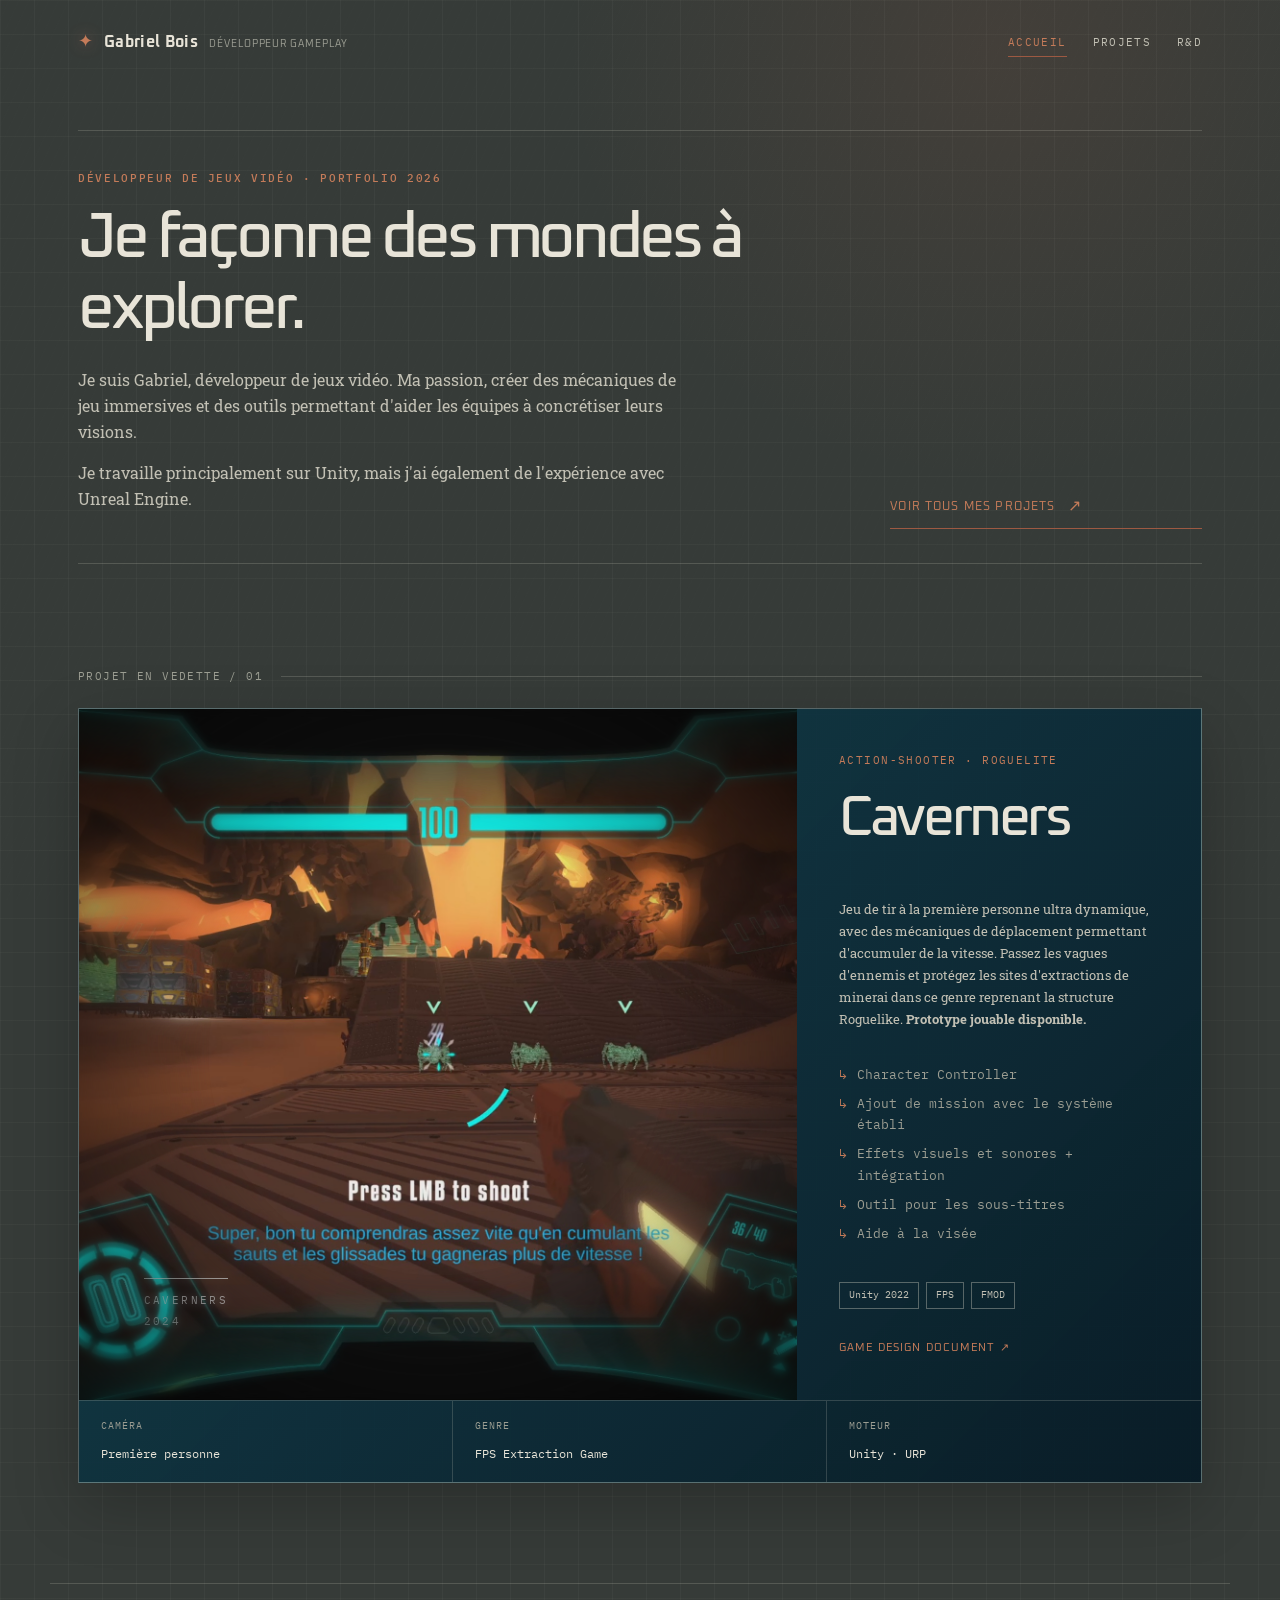
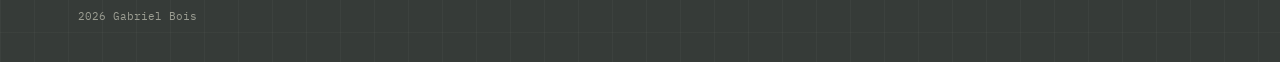
<file: index.html>
<!doctype html>
<html lang="fr">
<head>
  <meta charset="utf-8">
  <meta name="viewport" content="width=device-width, initial-scale=1">
  <meta name="description" content="Portfolio de Gabriel Bois, designer d'interfaces et de récits visuels.">
  <title>Gabriel Bois — Portfolio</title>
  <link rel="preconnect" href="https://fonts.googleapis.com">
<link rel="preconnect" href="https://fonts.gstatic.com" crossorigin>
<link href="https://fonts.googleapis.com/css2?family=IBM+Plex+Mono:wght@400;500;600&family=Oxanium:wght@400;500;600;700;800&family=Roboto+Slab:wght@400;500;600&display=swap" rel="stylesheet">
  <link rel="stylesheet" href="style.css">
</head>
<body>
  <a class="skip-link" href="#contenu">Aller au contenu</a>
  <header class="site-header">
    <a class="brand" href="index.html" aria-label="Gabriel Bois, accueil">
      <span class="brand-mark">✦</span>
      <span class="brand-name">Gabriel Bois</span>
      <span class="brand-note">Développeur gameplay</span>
    </a>
    <nav class="nav" aria-label="Navigation principale">
      <a href="index.html" aria-current="page">Accueil</a>
      <a href="projets.html">Projets</a>
      <a href="r-d.html">R&amp;D</a>
    </nav>
  </header>
  <main id="contenu">
  <section class="intro intro--compact" aria-labelledby="titre-principal">
    <div class="intro-copy">
      <div class="eyebrow">Développeur de jeux vidéo · Portfolio 2026</div>
      <h1 id="titre-principal">Je façonne des mondes à explorer.</h1>
      <p class="lede">
        Je suis Gabriel, développeur de jeux vidéo. Ma passion, créer des mécaniques de jeu immersives
        et des outils permettant d'aider les équipes à concrétiser leurs visions.
      </p>
      <p class="lede">
        Je travaille principalement sur Unity, mais j'ai également de l'expérience avec
        Unreal Engine.
      </p>
    </div>

    <a class="cta" href="projets.html">Voir tous mes projets</a>
  </section>
    <section aria-labelledby="projet-en-vedette">
      <div class="section-label"><span>Projet en vedette / 01</span></div>
      <article class="project-card project-card--featured">
        <div class="project-main">
          <div class="project-art project-art--game">
            <img
              class="project-image"
              src="imgs/cavernersImg1.jpg"
              alt="Capture d’écran de Caverners"
            >
            <span class="image-blur" aria-hidden="true"></span>
            <span class="image-vignette" aria-hidden="true"></span>
          </div>

          <div class="project-copy">
            <div class="kicker">Action-Shooter · Roguelite</div>
            <h2 id="projet-en-vedette">Caverners</h2>
            <p>
              Jeu de tir à la première personne ultra dynamique, avec des mécaniques
              de déplacement permettant d'accumuler de la vitesse. Passez les vagues d'ennemis
              et protégez les sites d'extractions de minerai dans ce genre reprenant la structure
              Roguelike.<b> Prototype jouable disponible.</b>
            </p>

            <ul class="project-tasks" aria-label="Mes tâches sur le projet">
              <li>Character Controller</li>
              <li>Ajout de mission avec le système établi</li>
              <li>Effets visuels et sonores + intégration</li>
              <li>Outil pour les sous-titres</li>
              <li>Aide à la visée</li>
            </ul>

            <div class="tags">
              <span class="tag">Unity 2022</span>
              <span class="tag">FPS</span>
              <span class="tag">FMOD</span>
            </div>

            <a class="project-link" href="resources/GDD_Caverners.pdf" download>Game Design Document ↗</a>
          </div>
        </div>

        <div class="project-meta">
          <div class="meta-cell">
            <span class="meta-label">Caméra</span>
            <span class="meta-value">Première personne</span>
          </div>
          <div class="meta-cell">
            <span class="meta-label">Genre</span>
            <span class="meta-value">FPS Extraction Game</span>
          </div>
          <div class="meta-cell">
            <span class="meta-label">Moteur</span>
            <span class="meta-value">Unity · URP</span>
          </div>
        </div>
      </article>
    </section>
  </main>
  <footer class="site-footer"><span>2026 Gabriel Bois</span></footer>
<script type="module" src="https://static.cloudflareinsights.com/beacon.min.js/v4bc70e2c01a94c73b74392e4234840661791215815920" integrity="sha512-L0ha0OXavK/8okipN9F8BtP84dg9DUhPERbBXzwI6dgTA55d2+yweo3pn5CSFYs45/r8md2+xvUPtTdvTNRfjA==" data-cf-beacon='{"version":"2024.11.0","token":"8607d2a720d14b038279025b2b5a82e5","spa":2}' crossorigin="anonymous"></script>
</body>
</html>
</file>
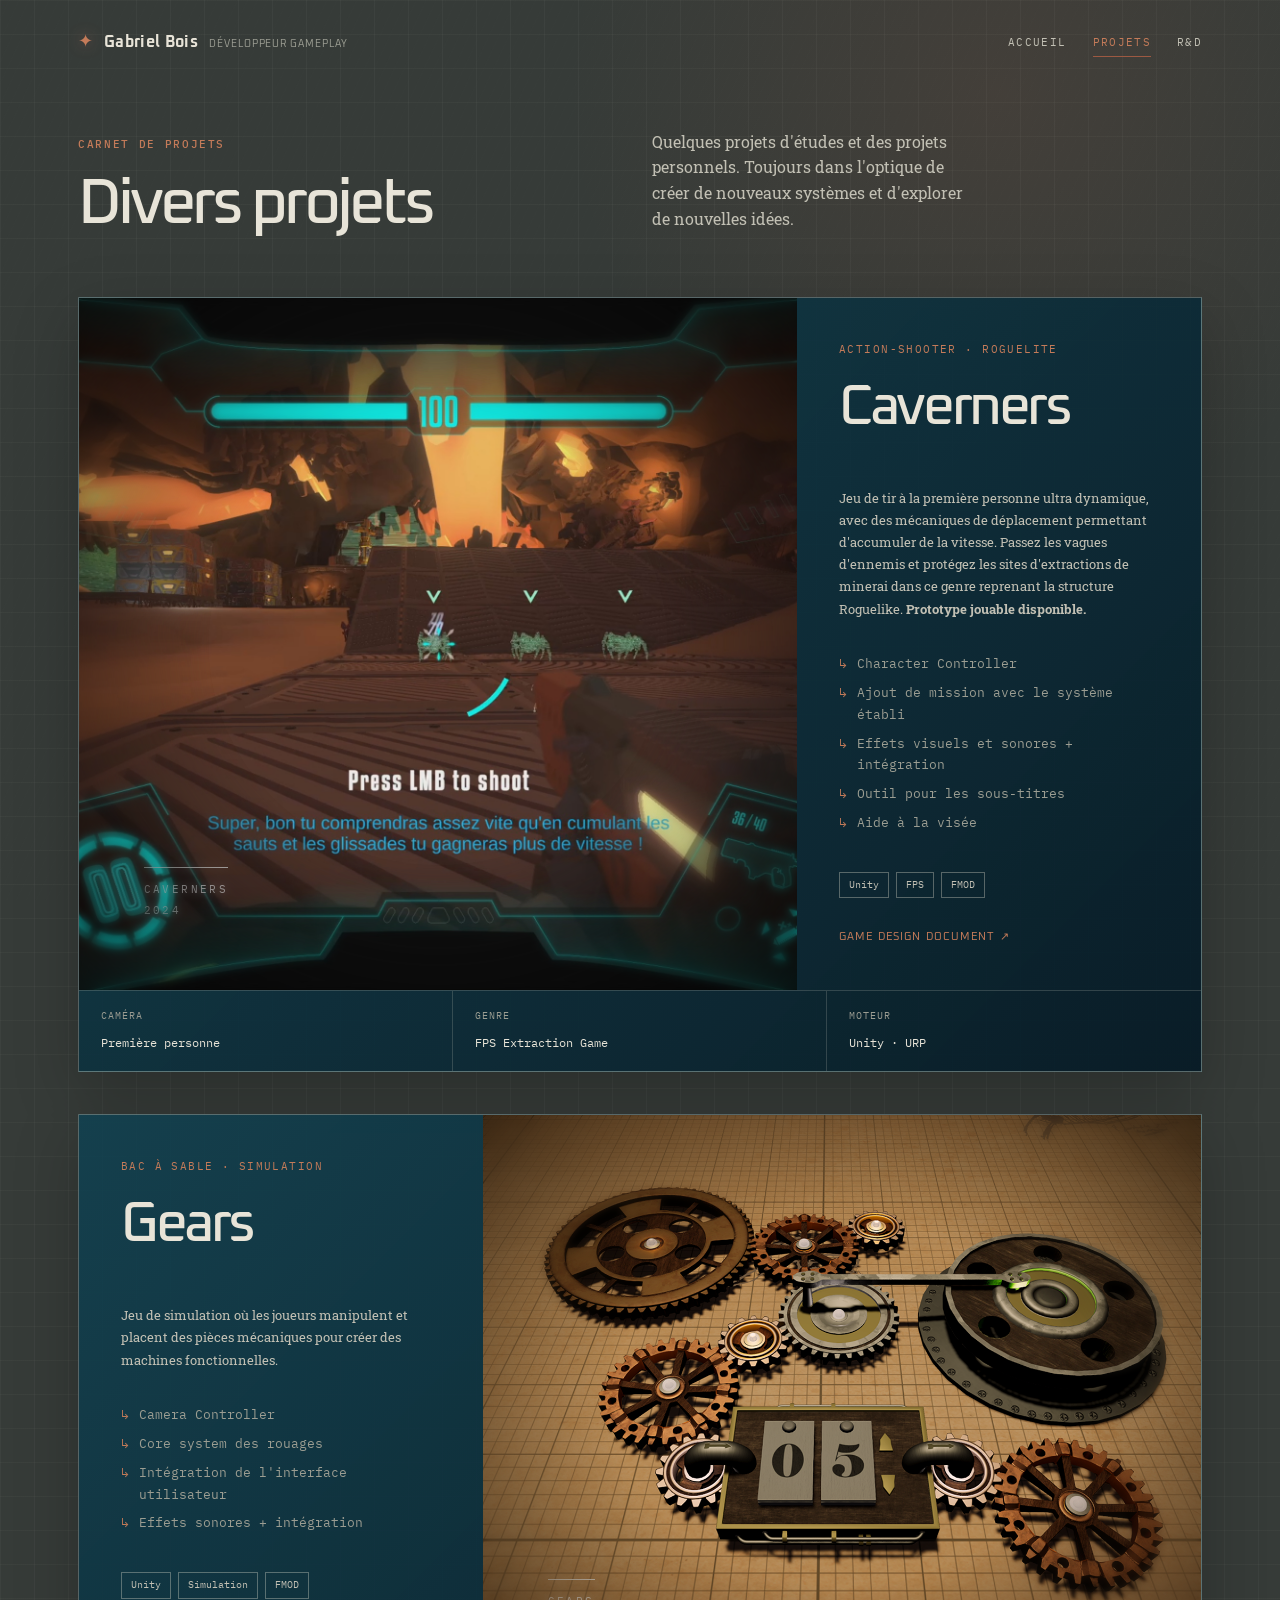
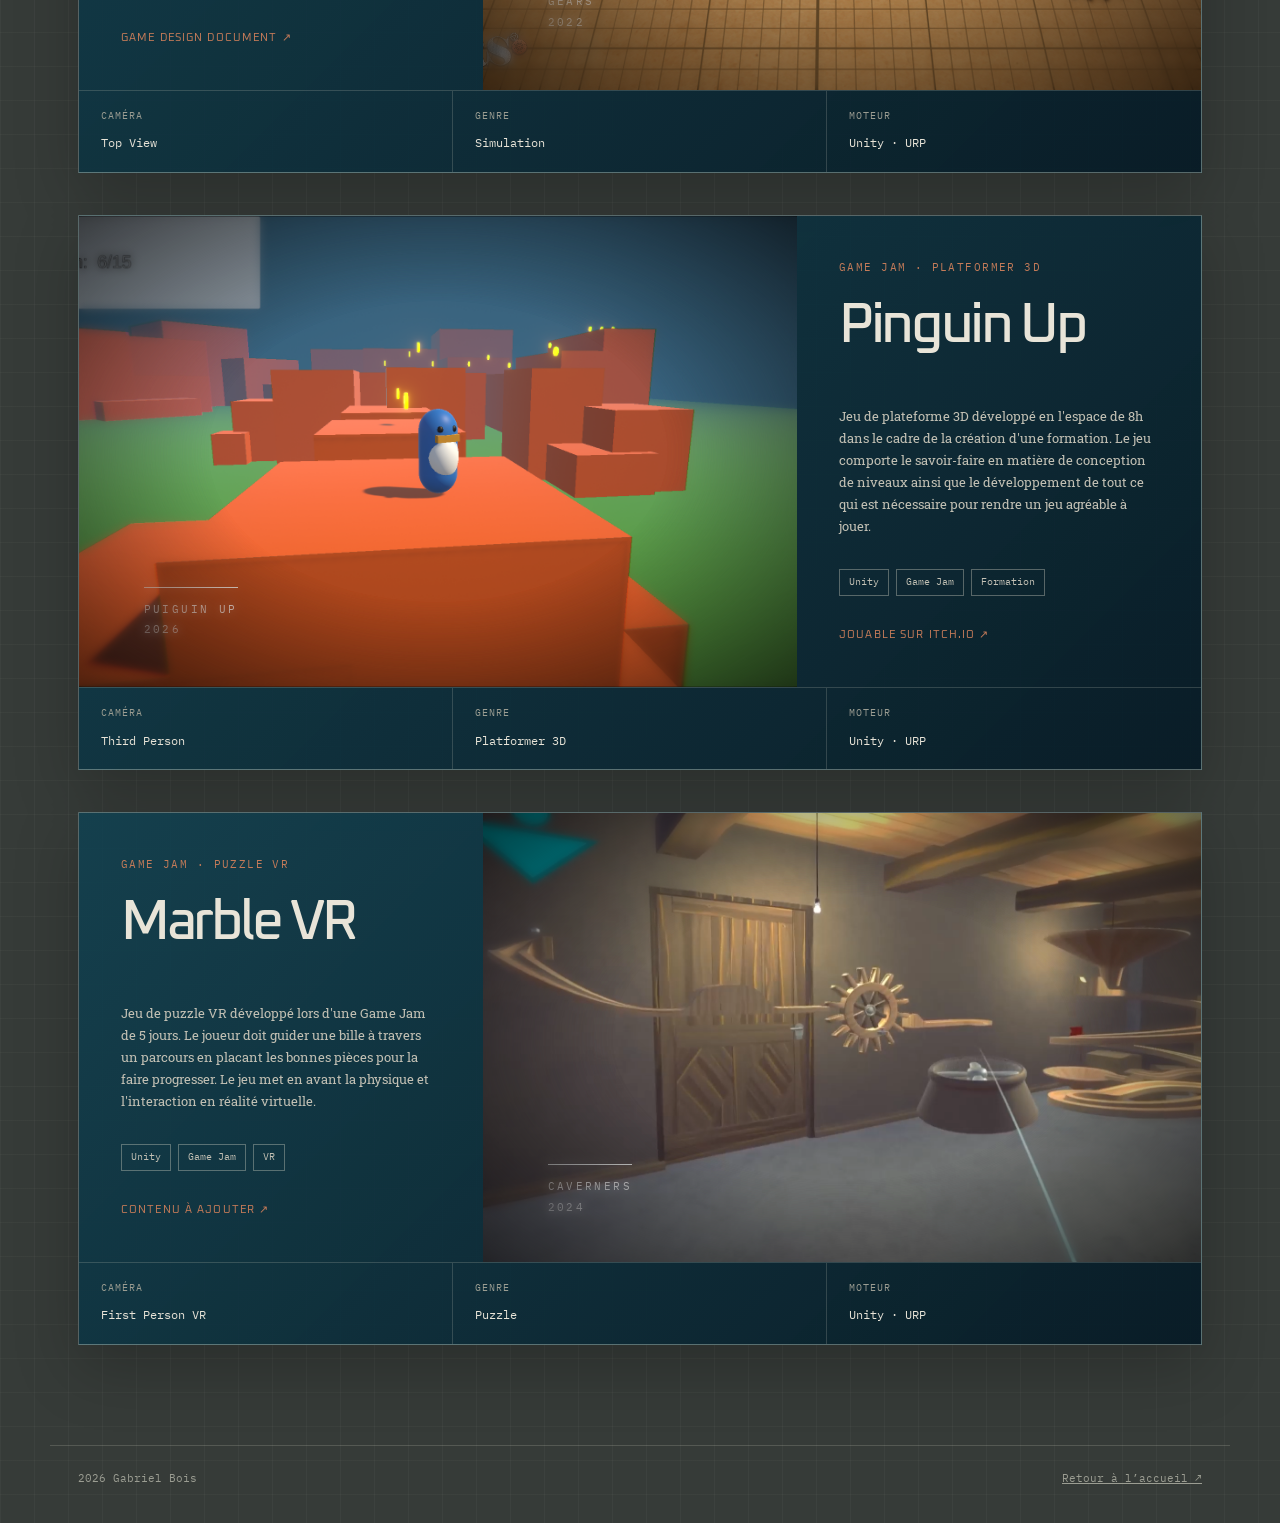
<file: projets.html>
<!doctype html>
<html lang="fr">
<head>
  <meta charset="utf-8">
  <meta name="viewport" content="width=device-width, initial-scale=1">
  <meta name="description" content="Les projets de Gabriel Bois : identités, sites et objets numériques.">
  <title>Projets — Gabriel Bois</title>
  <link rel="preconnect" href="https://fonts.googleapis.com">
  <link rel="preconnect" href="https://fonts.gstatic.com" crossorigin>
  <link href="https://fonts.googleapis.com/css2?family=IBM+Plex+Mono:wght@400;500;600&family=Oxanium:wght@400;500;600;700;800&family=Roboto+Slab:wght@400;500;600&display=swap" rel="stylesheet">
  <link rel="stylesheet" href="style.css">
</head>
<body>
  <a class="skip-link" href="#contenu">Aller au contenu</a>

  <!-- Header -->
  <header class="site-header">
    <a class="brand" href="index.html" aria-label="Gabriel Bois, accueil">
      <span class="brand-mark">✦</span>
      <span class="brand-name">Gabriel Bois</span>
      <span class="brand-note">Développeur gameplay</span>
    </a>
    <nav class="nav" aria-label="Navigation principale">
      <a href="index.html">Accueil</a>
      <a href="projets.html" aria-current="page">Projets</a>
      <a href="r-d.html">R&amp;D</a>
    </nav>
  </header>

  <main id="contenu">
    <section class="page-heading" aria-labelledby="titre-projets">
      <div>
        <div class="eyebrow">Carnet de projets</div>
        <h1 id="titre-projets">Divers projets</h1>
      </div>
      <p class="lede">Quelques projets d'études et des projets personnels. Toujours
        dans l'optique de créer de nouveaux systèmes et d'explorer de nouvelles
        idées.</p>
      </p>
    </section>

    <section class="project-list" aria-label="Liste des projets">

      <!-- Caverners card -->
      <article class="project-card">
        <div class="project-main">
          <div class="project-art project-art--first">
            <img
              class="project-image"
              src="imgs/cavernersImg1.jpg"
              alt="Capture d’écran de Caverners"
            >
            <span class="image-blur" aria-hidden="true"></span>
            <span class="image-vignette" aria-hidden="true"></span>
          </div>

          <div class="project-copy">
            <div class="kicker">Action-Shooter · Roguelite</div>
            <h2 id="projet-en-vedette">Caverners</h2>
            <p>
              Jeu de tir à la première personne ultra dynamique, avec des mécaniques
              de déplacement permettant d'accumuler de la vitesse. Passez les vagues d'ennemis
              et protégez les sites d'extractions de minerai dans ce genre reprenant la structure
              Roguelike.<b> Prototype jouable disponible.</b>
            </p>

            <ul class="project-tasks" aria-label="Mes tâches sur le projet">
              <li>Character Controller</li>
              <li>Ajout de mission avec le système établi</li>
              <li>Effets visuels et sonores + intégration</li>
              <li>Outil pour les sous-titres</li>
              <li>Aide à la visée</li>
            </ul>

            <div class="tags">
              <span class="tag">Unity</span>
              <span class="tag">FPS</span>
              <span class="tag">FMOD</span>
            </div>

            <a class="project-link" href="resources/GDD_Caverners.pdf" download>Game Design Document ↗</a>
          </div>
        </div>

        <div class="project-meta">
          <div class="meta-cell">
            <span class="meta-label">Caméra</span>
            <span class="meta-value">Première personne</span>
          </div>
          <div class="meta-cell">
            <span class="meta-label">Genre</span>
            <span class="meta-value">FPS Extraction Game</span>
          </div>
          <div class="meta-cell">
            <span class="meta-label">Moteur</span>
            <span class="meta-value">Unity · URP</span>
          </div>
        </div>
      </article>

      <!-- Gears card -->
      <article class="project-card" id="gears" aria-labelledby="titre-gears">
        <div class="project-main">
          <div class="project-art project-art--second" role="img">
              <img
              class="project-image"
              src="imgs/gears.png"
              alt="Capture d’écran de Gears"
              >
            <span class="image-blur" aria-hidden="true"></span>
            <span class="image-vignette" aria-hidden="true"></span>
          </div>
          <div class="project-copy">
            <div class="kicker">Bac à sable · Simulation</div>
            <h2 id="titre-gears">Gears</h2>
            <p>Jeu de simulation où les joueurs manipulent et placent des pièces mécaniques pour créer des machines fonctionnelles.</p>

            <ul class="project-tasks" aria-label="Mes tâches sur le projet">
              <li>Camera Controller</li>
              <li>Core system des rouages</li>
              <li>Intégration de l'interface utilisateur</li>
              <li>Effets sonores + intégration</li>
            </ul>

            <div class="tags">
              <span class="tag">Unity</span>
              <span class="tag">Simulation</span>
              <span class="tag">FMOD</span>
            </div>
            <a class="project-link" href="resources/GDD_Gears.pdf" download>Game Design Document ↗</a>
          </div>
        </div>
        <div class="project-meta">
          <div class="meta-cell"><span class="meta-label">Caméra</span><span class="meta-value">Top View</span></div>
          <div class="meta-cell"><span class="meta-label">Genre</span><span class="meta-value">Simulation</span></div>
          <div class="meta-cell"><span class="meta-label">Moteur</span><span class="meta-value">Unity · URP</span></div>
        </div>
      </article>

      <!-- Pinguin Up card -->
      <article class="project-card" id="jam" aria-labelledby="titre-jam">
        <div class="project-main">
          <div class="project-art project-art--third" role="img">
            <img
              class="project-image"
              src="imgs/pinguinUp.png"
              alt="Capture d’écran de Pinguin Up"
            >
            <span class="image-blur" aria-hidden="true"></span>
            <span class="image-vignette" aria-hidden="true"></span>
          </div>
          <div class="project-copy">
            <div class="kicker">Game Jam · Platformer 3D</div>
            <h2 id="titre-jam">Pinguin Up</h2>
            <p>Jeu de plateforme 3D développé en l'espace de 8h dans le cadre de la création d'une formation. Le jeu comporte le savoir-faire 
              en matière de conception de niveaux ainsi que le développement de tout ce qui est nécessaire pour rendre un jeu agréable à jouer.
            </p>
            <div class="tags">
              <span class="tag">Unity</span>
              <span class="tag">Game Jam</span>
              <span class="tag">Formation</span>
            </div>
            <a
              class="project-link"
              href="https://prozip10.itch.io/penguin-up"
              target="_blank"
            >
              Jouable sur Itch.io ↗
            </a>
          </div>
        </div>
        <div class="project-meta">
          <div class="meta-cell"><span class="meta-label">Caméra</span><span class="meta-value">Third Person</span></div>
          <div class="meta-cell"><span class="meta-label">Genre</span><span class="meta-value">Platformer 3D</span></div>
          <div class="meta-cell"><span class="meta-label">Moteur</span><span class="meta-value">Unity · URP</span></div>
        </div>
      </article>

      <!-- Marble VR card -->
      <article class="project-card" id="marble-vr" aria-labelledby="titre-marble-vr">
        <div class="project-main">
          <div class="project-art project-art--fourth" role="img">
            <img
              class="project-image"
              src="imgs/vrmarble.png"
              alt="Capture d’écran de Marle VR"
            >
            <span class="image-blur" aria-hidden="true"></span>
            <span class="image-vignette" aria-hidden="true"></span>
          </div>
          <div class="project-copy">
            <div class="kicker">Game Jam · Puzzle VR</div>
            <h2 id="titre-marble-vr">Marble VR</h2>
            <p>Jeu de puzzle VR développé lors d'une Game Jam de 5 jours. 
              Le joueur doit guider une bille à travers un parcours en placant les bonnes pièces pour la faire progresser. 
              Le jeu met en avant la physique et l'interaction en réalité virtuelle.
            </p>
            <div class="tags">
              <span class="tag">Unity</span>
              <span class="tag">Game Jam</span>
              <span class="tag">VR</span>
            </div>
            <a
              class="project-link"
              href="blank"
              target="_blank"
            >
              Contenu à ajouter ↗
            </a>
          </div>
        </div>
        <div class="project-meta">
          <div class="meta-cell"><span class="meta-label">Caméra</span><span class="meta-value">First Person VR</span></div>
          <div class="meta-cell"><span class="meta-label">Genre</span><span class="meta-value">Puzzle</span></div>
          <div class="meta-cell"><span class="meta-label">Moteur</span><span class="meta-value">Unity · URP</span></div>
        </div>
      </article>
    </section>
  </main>

  <footer class="site-footer">
    <span>2026 Gabriel Bois</span>
    <span><a href="index.html">Retour à l’accueil ↗</a></span>
  </footer>

  <script type="module" src="https://static.cloudflareinsights.com/beacon.min.js/v4bc70e2c01a94c73b74392e4234840661791215815920" integrity="sha512-L0ha0OXavK/8okipN9F8BtP84dg9DUhPERbBXzwI6dgTA55d2+yweo3pn5CSFYs45/r8md2+xvUPtTdvTNRfjA==" data-cf-beacon='{"version":"2024.11.0","token":"8607d2a720d14b038279025b2b5a82e5","spa":2}' crossorigin="anonymous"></script>
<script type="module" src="https://static.cloudflareinsights.com/beacon.min.js/v4bc70e2c01a94c73b74392e4234840661791215815920" integrity="sha512-L0ha0OXavK/8okipN9F8BtP84dg9DUhPERbBXzwI6dgTA55d2+yweo3pn5CSFYs45/r8md2+xvUPtTdvTNRfjA==" data-cf-beacon='{"version":"2024.11.0","token":"8607d2a720d14b038279025b2b5a82e5","spa":2}' crossorigin="anonymous"></script>
</body>
</html>
</file>
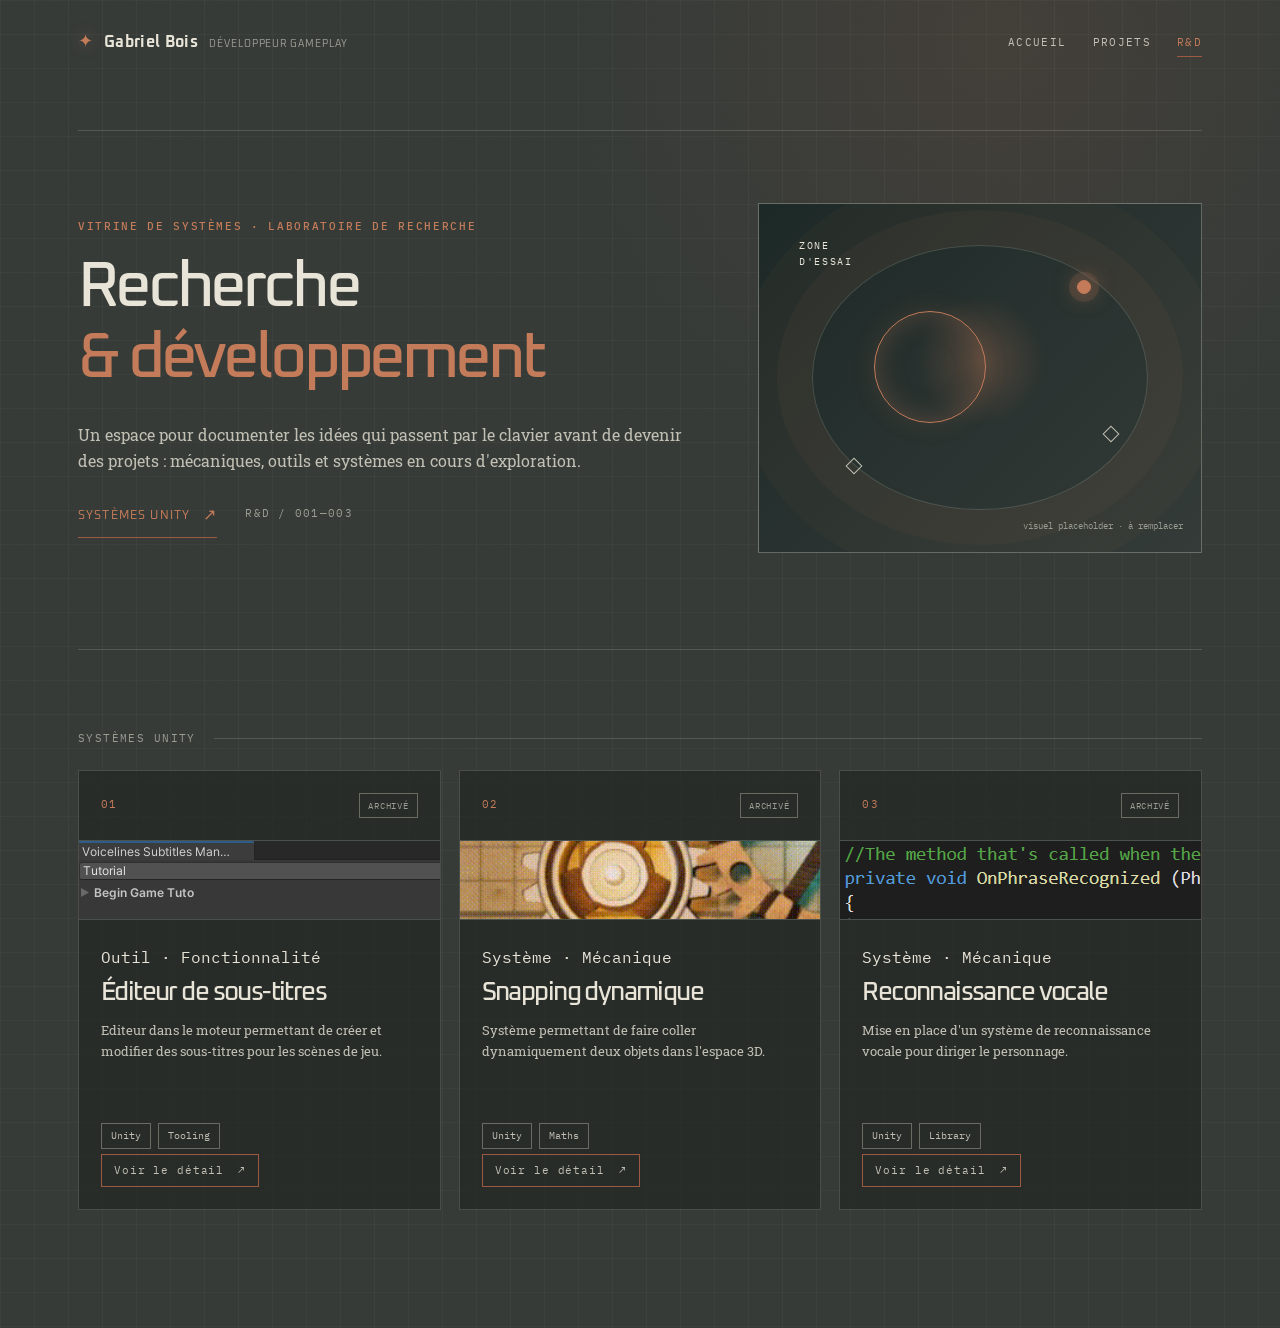
<file: r-d.html>
<!doctype html>
<html lang="fr">
<head>
  <meta charset="utf-8">
  <meta name="viewport" content="width=device-width, initial-scale=1">
  <meta name="description" content="Recherche & développement de Gabriel Bois : prototypes, systèmes et outils à explorer.">
  <title>R&amp;D — Gabriel Bois</title>
  <link rel="preconnect" href="https://fonts.googleapis.com">
  <link rel="preconnect" href="https://fonts.gstatic.com" crossorigin>
  <link href="https://fonts.googleapis.com/css2?family=IBM+Plex+Mono:wght@400;500;600&family=Oxanium:wght@400;500;600;700;800&family=Roboto+Slab:wght@400;500;600&display=swap" rel="stylesheet">
  <link rel="stylesheet" href="style.css">
  <link rel="stylesheet" href="rd.css">
</head>
<body>
  <a class="skip-link" href="#contenu">Aller au contenu</a>

  <header class="site-header">
    <a class="brand" href="index.html" aria-label="Gabriel Bois, accueil">
      <span class="brand-mark">✦</span>
      <span class="brand-name">Gabriel Bois</span>
      <span class="brand-note">Développeur gameplay</span>
    </a>
    <nav class="nav" aria-label="Navigation principale">
      <a href="index.html">Accueil</a>
      <a href="projets.html">Projets</a>
      <a href="r-d.html" aria-current="page">R&amp;D</a>
    </nav>
  </header>

  <main id="contenu">
    <section class="rd-hero" aria-labelledby="titre-rd">
      <div class="rd-hero__copy">
        <div class="eyebrow">Vitrine de systèmes · Laboratoire de recherche</div>
        <h1 id="titre-rd">Recherche<br><span>&amp; développement</span></h1>
        <p class="lede">Un espace pour documenter les idées qui passent par le clavier avant de devenir des projets : mécaniques, outils et systèmes en cours d'exploration.</p>
        <div class="rd-hero__actions">
          <a class="cta" href="#explorations">Systèmes Unity</a>
          <span class="rd-index" aria-label="Index de la page">R&amp;D / 001—003</span>
        </div>
      </div>
      <div class="rd-signal" aria-label="Visualisation abstraite du laboratoire">
        <span class="rd-signal__orb rd-signal__orb--one"></span>
        <span class="rd-signal__orb rd-signal__orb--two"></span>
        <span class="rd-signal__cross rd-signal__cross--one"></span>
        <span class="rd-signal__cross rd-signal__cross--two"></span>
        <span class="rd-signal__label">ZONE<br>D'ESSAI</span>
        <span class="rd-signal__caption">visuel placeholder · à remplacer</span>
      </div>
    </section>

    <section class="rd-section" id="explorations" aria-labelledby="titre-explorations">
      <div class="section-label"><span>Systèmes Unity</span></div>
      <div class="rd-grid">
        <article class="rd-card" aria-labelledby="rd-piste-01">
          <div class="rd-card__top"><span class="rd-number">01</span><span class="rd-status rd-status--archive">Archivé</span></div>
          <div class="rd-card__visual" aria-hidden="true"><img src="imgs/subtitles1.png" alt="Vue de l’éditeur de sous-titres dans Unity" loading="lazy"></div>
          <div class="kicker">Outil · Fonctionnalité</div>
          <h2 id="rd-piste-01">Éditeur de sous-titres</h2>
          <p>Editeur dans le moteur permettant de créer et modifier des sous-titres pour les scènes de jeu.</p>
          <div class="tags"><span class="tag">Unity</span><span class="tag">Tooling</span></div>
          <button class="rd-card__detail" type="button" aria-haspopup="dialog" aria-controls="rd-modal" data-rd-detail data-card-id="piste-01" data-modal-image="assets/rd-images/placeholder-piste-01.jpg" data-modal-image-alt="Capture à remplacer pour piste-01">Voir le détail <span aria-hidden="true">↗</span></button>
        
          <template data-rd-document>
            <header class="rd-doc__header">
              <p class="rd-doc__eyebrow">Outil · Fonctionnalité</p>
              <h2>Éditeur de sous-titres</h2>
              <p class="rd-doc__intro">
                Un éditeur intégré au moteur pour créer, organiser et prévisualiser
                les sous-titres des scènes de jeu.
              </p>
              <div class="tags">
                <span class="tag">Unity</span>
                <span class="tag">Tooling</span>
              </div>
            </header>

            <section class="rd-doc__section">
              <h3>01 — Contexte et problème</h3>
              <p>
                La modification des sous-titres directement dans les fichiers de scène
                rendait les itérations longues et difficiles à relire. L’objectif était
                de permettre une édition rapide depuis l’éditeur Unity.
              </p>
            </section>

            <section class="rd-doc__section">
              <h3>02 — Objectifs de conception</h3>
              <ul>
                <li>Créer et modifier des lignes de dialogue sans quitter Unity.</li>
                <li>Associer un texte à un timing dans une séquence du jeu et gérer les temps d'apparition.</li>
                <li>Facilite la traduction en plusieurs langues.</li>
              </ul>
            </section>

            <figure class="rd-doc__figure">
              <img
                src="imgs/subtitles1.png"
                alt="Vue de l’éditeur de sous-titres dans Unity"
                loading="lazy">
              <figcaption>
                Vue principale de l’outil dans l’éditeur Unity.
              </figcaption>
            </figure>

            <section class="rd-doc__section">
              <h3>03 — Fonctionnement</h3>
              <p>
                L'EditorWindow récupère la liste de tous les ScriptableObject de sous-titres présents dans le projet et les sépare en deux listes:
                <ul>
                  <li>Les sous-titres utilisés une partie normale.</li>
                  <li>Les sous-titres utilisés dans le tutoriel.</li>
                </ul>
                <p>
                  L'EditorWindow affiche ensuite les données de chaque SO (ScriptableObject) une par une et séparées par une ligne. Les données affichées sont
                  modifiable et mises à jour en temps réel dans le SO correspondant. On peut également ajouter de nouveaux sous-titres et les supprimer.
                </p>
                <br>
                <p>
                  On peut accéder à la listes de sous-titres qu'on veut en cliquant sur le bouton en haut à gauche.
                  La langue des sous-titres peut être changée en cliquant sur le bouton en haut à droite. 
                </p>
              </section>

            <figure class="rd-doc__figure_2">
              <img
                src="imgs/subtitles2.png"
                alt="Liste des ScriptableObject de sous-titres dans l'éditeur Unity"
                loading="lazy">
              <img
                src="imgs/subtitles3.png"
                alt="Inspector d'un ScriptableObject de sous-titres dans l'éditeur Unity"
                loading="lazy">
              <figcaption>
                Liste des ScriptableObject de sous-titres et l'inspector d'un SO.
              </figcaption>
            </figure>

            <section class="rd-doc__section">
              <h3>04 — Résultat et limites</h3>
              <p>
                L’outil facilite les modifications rapides et la relecture du contenu.
                Une meilleure représentation des séquences et des traductions pourrait rendre l'outil plus lisible et plus pratique.
              </p>
            </section>

            <section class="rd-doc__section rd-doc__section--highlight">
              <h3>05 — Prochaines étapes</h3>
              <ul>
                <li>Ajouter une prévisualisation des différentes résolutions.</li>
                <li>Étudier l’import et l’export de fichiers de traduction.</li>
              </ul>
            </section>
          </template>
        
        </article>

        <article class="rd-card" aria-labelledby="rd-piste-02">
          <div class="rd-card__top"><span class="rd-number">02</span><span class="rd-status rd-status--archive">Archivé</span></div>
          <div class="rd-card__visual" aria-hidden="true"><img src="imgs/snapB.png" alt="Screenshot du projet Gears" loading="lazy"></div>
          <div class="kicker">Système · Mécanique</div>
          <h2 id="rd-piste-02">Snapping dynamique</h2>
          <p>Système permettant de faire coller dynamiquement deux objets dans l'espace 3D.</p>
          <div class="tags"><span class="tag">Unity</span><span class="tag">Maths</span></div>
          <button class="rd-card__detail" type="button" aria-haspopup="dialog" aria-controls="rd-modal" data-rd-detail data-card-id="piste-02" data-modal-image="assets/rd-images/placeholder-piste-02.jpg" data-modal-image-alt="Capture à remplacer pour piste-02">Voir le détail <span aria-hidden="true">↗</span></button>
        
          <template data-rd-document>
            <header class="rd-doc__header">
              <p class="rd-doc__eyebrow">Outil · Fonctionnalité</p>
              <h2>Snapping dynamique</h2>
              <p class="rd-doc__intro">
                Système permettant de faire coller dynamiquement deux objets dans l'espace 3D.
              </p>
              <div class="tags">
                <span class="tag">Unity</span>
                <span class="tag">Maths</span>
              </div>
            </header>

            <section class="rd-doc__section">
              <h3>01 — Contexte et problème</h3>
              <p>
                Le gameplay de Gears consiste à placer des rouages dans un espace 3D pour faire tourner un mécanisme.
                Le joueur doit pouvoir placer correctement les rouages sans lui demander de précision extrême.
              </p>
            </section>

            <section class="rd-doc__section">
              <h3>02 — Objectifs de conception</h3>
              <ul>
                <li>Rendre le placement des rouages intuitif et précis.</li>
                <li>Ne pas exiger une précision extrême du joueur.</li>
                <li>Assurer une bonne performance du système dans les scènes complexes.</li>
              </ul>
            </section>

            <figure class="rd-doc__figure_white">
              <img
                src="imgs/snap1.png"
                alt="Vue de l’éditeur de sous-titres dans Unity"
                loading="lazy">
              <figcaption>
                Schéma illustrant le fonctionnement de la détection de l'objet à snapper.
              </figcaption>
            </figure>

            <section class="rd-doc__section">
              <h3>03 — Fonctionnement</h3>
              <p>
                Dès qu'un joueur prend un objet, le système calcul la distance entre l'objet et les autres objets autour de celui-ci.
                L'objet le plus proche est enregistré et on vérifie si la distance entre les deux est inférieur à une valeur seuil.
                Si c'est le cas, l'objet est snapé à l'autre objet et on calcule ensuite la distance entre le curseur et l'objet snapé
                pour déterminer le moment où le joueur souhaite détacher l'objet snapé. 
                Le système est optimisé pour ne pas calculer la distance avec tous les objets de la scène 
                mais seulement avec ceux qui sont dans un rayon défini autour de l'objet.
              </p>
            </section>

            <figure class="rd-doc__figure_white">
              <img
                src="imgs/snap2.png"
                alt="Schéma illustrant les vecteurs et les distances calculées entre les deux objets"
                loading="lazy">
              <figcaption>
                Schéma illustrant les vecteurs et les distances calculées entre les deux objets.
              </figcaption>
            </figure>

            <section class="rd-doc__section">
              <p>
                Le système applique plusieurs calculs de distance pour créer la velocité de snap <it>VFinal</it> et la distance de détachement.
                Tout est détaillé dans le Game Design Document.
              </p>
            </section>

            <section class="rd-doc__section">
              <h3>04 — Résultat et limites</h3>
              <p>
                Le système permet de placer correctement les rouages sans demander de précision comme voulu.
                Le problème principal est que des valeurs de seuil doivent être définis pour chaque cas de snap (ex: petit rouage contre grand rouage,
                petit rouage contre petit rouage, etc...) notamment pour la valeur de distance de détachement.
                Il est donc nécessaire de faire des tests pour chaque cas de snap et d'ajuster les valeurs de seuil en conséquence.
              </p>
            </section>

          </template>
        
        </article>

        <article class="rd-card" aria-labelledby="rd-piste-03">
          <div class="rd-card__top"><span class="rd-number">03</span><span class="rd-status rd-status--archive">Archivé</span></div>
          <div class="rd-card__visual" aria-hidden="true"><img src="imgs/voiceB.png" alt="Screenshot du gestionnaire de points" loading="lazy"></div>
          <div class="kicker">Système · Mécanique</div>
          <h2 id="rd-piste-03">Reconnaissance vocale</h2>
          <p>Mise en place d'un système de reconnaissance vocale pour diriger le personnage.</p>
          <div class="tags"><span class="tag">Unity</span><span class="tag">Library</span></div>
          <button class="rd-card__detail" type="button" aria-haspopup="dialog" aria-controls="rd-modal" data-rd-detail data-card-id="piste-03" data-modal-image="assets/rd-images/placeholder-piste-03.jpg" data-modal-image-alt="Capture à remplacer pour piste-03">Voir le détail <span aria-hidden="true">↗</span></button>
        
          <template data-rd-document>
            <header class="rd-doc__header">
              <p class="rd-doc__eyebrow">Système · Mécanique</p>
              <h2>Reconnaissance vocale</h2>
              <p class="rd-doc__intro">
                Un système de reconnaissance vocale pour diriger le personnage dans le jeu.
              </p>
              <div class="tags">
                <span class="tag">Unity</span>
                <span class="tag">Library</span>
              </div>
            </header>

            <section class="rd-doc__section">
              <h3>01 — Contexte et problème</h3>
              <p>
                Le projet est issue d'une semaine thématique dont le thème était "controlleur alternatif".
                L'idée est de créer un jeu où le joueur est contrôlé par un controlleur atypique. Mon choix s'est porté
                sur la voix. Le joueur doit pouvoir se déplacer dans l'environnement en donnant des ordres vocaux au personnage.
              </p>
            </section>

            <section class="rd-doc__section">
              <h3>02 — Objectifs de conception</h3>
              <ul>
                <li>Créer le système de reconnaissance vocale.</li>
                <li>Ajouter des mots clés pour les commandes vocales.</li>
                <li>Associer les mécaniques de dépacements aux commandes vocales.</li>
              </ul>
            </section>

            <section class="rd-doc__section">
              <h3>03 — Fonctionnement</h3>
              <p>
                Grâce à la librairie Unity.Windows.Speech, j'initie le système de reconnaissance vocale en associant des mots clés à des actions
                grâce à un dictionnaire. Le système écoute en permanence les commandes vocales et déclenche les actions correspondantes que je défini
                au lancement du jeu.
                Au cours de la partie, le système enregistre le nombre de commandes vocales reçues. Et tous les X secondes, il regarde les commandes
                reçues et déclenche l'action de la commande la plus entendue.
                Cette feature est faite pour qu'un groupe de joueur puisse être aux commandes du personnage et que le personnage se déplace
                en fonction de la majorité des commandes reçues.
              </p>
            </section>

            <figure class="rd-doc__figure">
              <img
                src="imgs/voice1.png"
                alt="Screenshot de la fonction de tri des commandes vocales reçues et de l'action déclenchée."
                loading="lazy">
              <figcaption>
                Screenshot de la fonction de tri des commandes vocales reçues et de l'action déclenchée.
              </figcaption>
            </figure>
          </template>
        
        </article>

        <article class="rd-card" aria-labelledby="rd-piste-04">
          <div class="rd-card__top"><span class="rd-number">04</span><span class="rd-status rd-status--archive">Archivé</span></div>
          <div class="rd-card__visual" aria-hidden="true"><img src="imgs/pointB.png" alt="Screenshot du gestionnaire de points" loading="lazy"></div>
          <div class="kicker">Outil · Editor</div>
          <h2 id="rd-piste-04">Gestionnaire de points</h2>
          <p>Inspecteur personnalisé pour gérer les points d'intérêt d'un parcours dans l'éditeur.</p>
          <div class="tags"><span class="tag">Tooling</span><span class="tag">CustomInspector</span></div>
          <button class="rd-card__detail" type="button" aria-haspopup="dialog" aria-controls="rd-modal" data-rd-detail data-card-id="piste-04" data-modal-image="assets/rd-images/placeholder-piste-04.jpg" data-modal-image-alt="Capture à remplacer pour piste-04">Voir le détail <span aria-hidden="true">↗</span></button>
        
          <template data-rd-document>
            <header class="rd-doc__header">
              <p class="rd-doc__eyebrow">Outil · Editor</p>
              <h2>Gestionnaire de points</h2>
              <p class="rd-doc__intro">
                Inspecteur personnalisé pour gérer les points d'intérêt d'un parcours dans l'éditeur.
              </p>
              <div class="tags">
                <span class="tag">Unity</span>
                <span class="tag">Tooling</span>
              </div>
            </header>

            <section class="rd-doc__section">
              <h3>01 — Contexte et problème</h3>
              <p>
                Dans le projet Caverners, il y a une mission d'éscorte d'un véhicule. Le véhicule doit suivre un parcours
                défini par des points d'intérêt. Chaque point d'intérêt est un objet vide à placer sur la scène. Le problème est que 
                le placement peut être fastidieux et difficile à visualiser dans la scène, en sachant qu'il faut calculer la distance
                entre chaque point pour que le véhicule puisse faire le parcours en un temps voulu avec une vitesse définie.
              </p>
            </section>

            <section class="rd-doc__section">
              <h3>02 — Objectifs de conception</h3>
              <ul>
                <li>Créer un inspecteur personnalisé pour gérer les points d'intérêt du parcours.</li>
                <li>Afficher la distance et le temps de parcours entre chaque point d'intérêt.</li>
                <li>Visualiser le parcours et manipuler les points dans la scène.</li>
              </ul>
            </section>

            <figure class="rd-doc__figure">
              <img
                src="imgs/point2.png"
                alt="Vue de l’éditeur de sous-titres dans Unity"
                loading="lazy">
              <figcaption>
                Screenshot de la scène avec le parcours et les points d'intérêt.
              </figcaption>
            </figure>

            <section class="rd-doc__section">
              <h3>03 — Fonctionnement</h3>
              <p>
                L'inspector permet d'ajouter ou supprimer des points de la liste, de les réorganiser et de changer la vitesse de déplacement
                de l'agent à escorter. Il calcule la distance entre chaque point et le temps de parcours total en fonction de la vitesse définie.
                Le parcours est affiché dans la sceneview avec des lignes reliant les points et des labels indiquant l'index de chaque point
                et la distance entre eux. Le développeur peut aussi déplacer les points directement dans la sceneview grâce à des handles.
                La ligne verte représente le parcours grâce au NavMesh.
              </p>
            </section>

            <figure class="rd-doc__figure_2">
              <img
                src="imgs/point1.png"
                alt="Inspector personnalisé pour gérer les points d'intérêt du parcours"
                loading="lazy">
              <img
                src="imgs/point3.png"
                alt="Screenshot de la sceneview avec le parcours et les points d'intérêt."
                loading="lazy">
              <figcaption>
                Screenshots de l'inspector et de la sceneview avec le parcours et les points d'intérêt.
              </figcaption>
            </figure>

            <section class="rd-doc__section">
              <h3>04 — Résultat et limites</h3>
              <p>
                L'outil reste simple mais permet de gérer les points d'intérêt du parcours plus facilement.
                Le visuel reste tout de même difficile à lire et il est compliqué de placer au sol correctement les points.
              </p>
            </section>
          </template>
        
        </article>

        <article class="rd-card" aria-labelledby="rd-piste-05">
          <div class="rd-card__top"><span class="rd-number">05</span><span class="rd-status rd-status--archive">Archivé</span></div>
          <div class="rd-card__visual" aria-hidden="true"><img src="imgs/twitchB.png" alt="Screenshot de la scène avec le tchat Twitch intégré dans le canvas" loading="lazy"></div>
          <div class="kicker">Système · Fonctionnalité</div>
          <h2 id="rd-piste-05">Intégration du tchat Twitch</h2>
          <p>Intégration du tchat Twitch dans un canvas de l'environnement pour une scène de ma chaîne.</p>
          <div class="tags"><span class="tag">Unity</span><span class="tag">Library</span><span class="tag">Networking</span></div>
          <button class="rd-card__detail" type="button" aria-haspopup="dialog" aria-controls="rd-modal" data-rd-detail data-card-id="piste-05" data-modal-image="assets/rd-images/placeholder-piste-05.jpg" data-modal-image-alt="Capture à remplacer pour piste-05">Voir le détail <span aria-hidden="true">↗</span></button>
        
          <template data-rd-document>
            <header class="rd-doc__header">
              <p class="rd-doc__eyebrow">Système · Fonctionnalité</p>
              <h2>Intégration du tchat Twitch</h2>
              <p class="rd-doc__intro">
                Intégration du tchat Twitch dans un canvas de l'environnement pour une scène de ma chaîne.
              </p>
              <div class="tags">
                <span class="tag">Unity</span>
                <span class="tag">Library</span>
                <span class="tag">Networking</span>
              </div>
            </header>

            <section class="rd-doc__section">
              <h3>01 — Contexte et problème</h3>
              <p>
                Je voulais intégrer le tchat Twitch dans un environnement 3D pour une scène de ma chaîne.
                L'objectif était de permettre d'avoir une scène sur Unity que je peux compléter avec des assets que
                je peux créer moi-même et d'avoir des intéractions avec le tchat Twitch en temps réel.
              </p>
            </section>

            <section class="rd-doc__section">
              <h3>02 — Objectifs de conception</h3>
              <ul>
                <li>Créer la scène sur Unity.</li>
                <li>Intégrer le tchat Twitch dans le canvas de l'environnement.</li>
                <li>Permettre d'avoir des intéractions avec le tchat Twitch en temps réel.</li>
              </ul>
            </section>

            <figure class="rd-doc__figure">
              <img
                src="imgs/twitch1.png"
                alt="Screenshot de la scène avec le tchat Twitch intégré dans le canvas"
                loading="lazy">
              <figcaption>
                Screenshot de la scène.
              </figcaption>
            </figure>

            <section class="rd-doc__section">
              <h3>03 — Fonctionnement</h3>
              <p>
                J'ai utilisé un système trouvé sur GitHub pour récupérer les messages du tchat Twitch grâce à l'API Twitch.
                J'ai ensuite filtré les messages pour ne récupérer que les pseudos avec leur couleur et le message.
                Puis j'ai affiché les messages dans un canvas en créant une copie du prefab de message pour chaque nouveau message reçu.
                J'ai également ajouté un système de suppression des messages après un certain temps pour éviter d'avoir trop de messages affichés en même temps.
              </p>
            </section>

            <figure class="rd-doc__figure">
              <img
                src="imgs/twitch2.png"
                alt="Screenshot de la scène avec le tchat Twitch intégré dans le canvas"
                loading="lazy">
              <figcaption>
                Screenshot de la scène OBS avec le tchat Twitch à droite.
              </figcaption>
            </figure>

            <section class="rd-doc__section">
              <h3>04 — Résultat et limites</h3>
              <p>
                Les messages s'affichent bien mais le système ne supporte pas les emotes. J'ai pensé à utiliser l'API Twitch pour 
                récupérer et télécharger l'emote Twitch lors de sa première apparition dans le tchat et l'enregistrer dans un dossier
                mais je n'ai pas eu le temps de le faire. Le système est fonctionnel mais il reste à améliorer l'affichage des messages et à ajouter la gestion des emotes.
              </p>
            </section>
          </template>
        
        </article>
      </div>
    </section>

    <!--
    <section class="rd-detail" aria-labelledby="titre-fiche">
      <div class="rd-detail__intro">
        <div class="section-label"><span>Fiche de recherche / modèle</span></div>
        <h2 id="titre-fiche">Une idée devient lisible quand on la teste.</h2>
        <p>Cette fiche est un gabarit volontairement générique : remplacez les champs par vos observations, captures et résultats.</p>
      </div>
      <div class="rd-detail__body">
        <div class="rd-placeholder" role="img" aria-label="Espace réservé à une capture ou un schéma"><span>VISUEL / CAPTURE<br>À REMPLACER</span><small>16:09 · placeholder</small></div>
        <dl class="rd-facts">
          <div><dt>Question</dt><dd>Quelle interaction ou quel comportement cherche-t-on à comprendre ?</dd></div>
          <div><dt>Hypothèse</dt><dd>Décrire ici le principe supposé et les conditions de test.</dd></div>
          <div><dt>Prochaine étape</dt><dd>Indiquer la prochaine expérience mesurable à mener.</dd></div>
        </dl>
      </div>
    </section>

    <section class="rd-next" aria-labelledby="titre-suite">
      <div><div class="eyebrow">La suite du parcours</div><h2 id="titre-suite">Du laboratoire<br>au terrain.</h2></div>
      <div class="rd-next__links"><p>Pour voir les réalisations publiées ou échanger autour d'une idée, continuez vers les projets ou contactez-moi.</p><a class="project-link" href="projets.html">Voir les projets ↗</a><a class="project-link" href="/cdn-cgi/l/email-protection#076468697366647347627f626a776b62296175">Écrire un message ↗</a></div>
    </section>
  </main>

  <footer class="site-footer"><span>2026 Gabriel Bois</span><span><a href="index.html">Retour à l’accueil ↗</a></span></footer>
<script data-cfasync="false" src="/cdn-cgi/scripts/5c5dd728/cloudflare-static/email-decode.min.js"></script><script type="module" src="https://static.cloudflareinsights.com/beacon.min.js/v4bc70e2c01a94c73b74392e4234840661791215815920" integrity="sha512-L0ha0OXavK/8okipN9F8BtP84dg9DUhPERbBXzwI6dgTA55d2+yweo3pn5CSFYs45/r8md2+xvUPtTdvTNRfjA==" data-cf-beacon='{"version":"2024.11.0","token":"8607d2a720d14b038279025b2b5a82e5","spa":2}' crossorigin="anonymous"></script>
  <div class="rd-modal" id="rd-modal" role="dialog" aria-modal="true"
     aria-labelledby="rd-modal-title" hidden>
    <button class="rd-modal__backdrop" type="button"
            data-rd-modal-close aria-label="Fermer la fiche"></button>

    <article class="rd-modal__dialog">
      <header class="rd-modal__bar">
        <span class="rd-modal__bar-label">DOSSIER DE CONCEPTION</span>
        <button class="rd-modal__close" type="button"
                data-rd-modal-close aria-label="Fermer la fiche">×</button>
      </header>

      <div class="rd-modal__body">
        <aside class="rd-modal__index" aria-label="Informations du dossier">
          <span class="rd-number" data-rd-modal-number></span>
          <span class="rd-status" data-rd-modal-status></span>
          <span class="rd-modal__index-id" data-rd-modal-id></span>
        </aside>

        <div class="rd-modal__document" data-rd-modal-document>
          
        </div>
      </div>
    </article>

    
  fin du modal
  -->
  </div>
  <script src="scripts/rd-modal.js" defer></script>
<script type="module" src="https://static.cloudflareinsights.com/beacon.min.js/vce701823e78c4301a35b7e07294d87301792088814092" integrity="sha512-UKNk8GbxkABxKcXYuLkO16EleLGUkcvJWtpSNmExE0Too3ZaFAxTscNWEc1OdAv5/BikHawapSCaiD2XCmp+Bw==" data-cf-beacon='{"version":"2024.11.0","token":"8607d2a720d14b038279025b2b5a82e5","spa":2}' crossorigin="anonymous"></script>
</body>
</html>
</file>
<file: style.css>
@import url('https://fonts.googleapis.com/css2?family=IBM+Plex+Mono:wght@400;500;600&family=Oxanium:wght@400;500;600;700&family=Roboto+Slab:wght@400;500;600&display=swap');

:root {
  --ocean-950: #363b38; /* charbon */
  --ocean-900: #222725; /* métal sombre */
  --ocean-850: #343b38; /* acier patiné */
  --ocean-800: #505b56; /* gris sauge */
  --ocean-700: #748078; /* vert-gris désaturé */
  --ocean-500: #a0aaa0; /* acier clair */

  --foam: #e8e4d8;      /* ivoire poussiéreux */
  --foam-soft: #c2c0b4;
  --ink: #e8e4d8;
  --muted: #9b9d92;

  --copper: #9d5942;    /* rouille */
  --copper-bright: #c47b59;
  --coral: #d38a6c;

  --line: rgba(210, 210, 195, .2);
  --line-strong: rgba(210, 210, 195, .38);
  --panel: rgba(35, 40, 37, .9);
  --panel-solid: #292f2c;

  --max: 1180px;
  --display: "Oxanium", "Trebuchet MS", sans-serif;
  --body: "Roboto Slab", Georgia, serif;
  --mono: "IBM Plex Mono", Consolas, monospace;
}

* { box-sizing: border-box; }
html { scroll-behavior: smooth; }
body {
  margin: 0;
  min-width: 320px;
  color: var(--ink);
  background: var(--ocean-950);
  font-family: var(--mono);
  line-height: 1.65;
  background-image:
    linear-gradient(rgba(210, 210, 195, .035) 1px, transparent 1px),
    linear-gradient(90deg, rgba(234, 234, 229, 0.035) 1px, transparent 1px),
    radial-gradient(circle at 78% 3%, rgba(157, 89, 66, .13), transparent 27rem);
  background-size: 34px 34px, 34px 34px, auto;
}
body::before {
  content: '';
  position: fixed;
  inset: 0;
  z-index: -1;
  pointer-events: none;
  opacity: .3;
  background: repeating-linear-gradient(115deg, transparent 0 7px, rgba(216, 236, 232, .025) 8px 9px);
}

a { color: inherit; }
:focus-visible { outline: 3px solid var(--coral); outline-offset: 5px; }
.skip-link {
  position: absolute;
  top: -60px;
  left: 18px;
  z-index: 10;
  background: var(--coral);
  color: var(--ocean-950);
  padding: 9px 14px;
  font-weight: 600;
  text-decoration: none;
}
.skip-link:focus { top: 18px; }

h1, h2, h3, .brand, .cta, .project-link { font-family: var(--display); }
h1, h2, h3, p { margin-top: 0; }
h1, h2, h3 { font-weight: 500; line-height: 1.12; }
h1 { margin: 16px 0 22px; color: var(--foam); font-size: clamp(2.25rem, 5vw, 4.6rem); letter-spacing: -.065em; }
h2 { color: var(--foam); font-size: clamp(2rem, 4.4vw, 3.7rem); letter-spacing: -.06em; }
h3 { font-size: 1.55rem; margin-bottom: 14px; }

.site-header {
  max-width: var(--max);
  margin: 0 auto;
  padding: 28px 28px 0;
  display: flex;
  align-items: center;
  justify-content: space-between;
  gap: 28px;
}
.brand { display: inline-flex; align-items: baseline; gap: 11px; text-decoration: none; }
.brand-mark { color: var(--copper-bright); font-size: 1.12rem; text-shadow: 0 0 16px rgba(239, 128, 110, .45); }
.brand-name { color: var(--foam); font-size: 1.03rem; font-weight: 700; letter-spacing: .02em; }
.brand-note { color: var(--muted); font-size: .65rem; letter-spacing: .09em; text-transform: uppercase; }
.nav { display: flex; gap: 26px; font-size: .7rem; letter-spacing: .12em; text-transform: uppercase; }
.nav a { color: var(--foam-soft); padding: 4px 0; text-decoration: none; border-bottom: 1px solid transparent; transition: color .2s ease, border-color .2s ease; }
.nav a:hover, .nav a[aria-current='page'] { color: var(--copper-bright); border-color: var(--copper); }

main { max-width: var(--max); margin: 0 auto; padding: 72px 28px 100px; }
.intro {
  display: grid;
  grid-template-columns: minmax(0, 1fr) minmax(220px, .42fr);
  gap: 70px;
  align-items: end;
  margin-bottom: 104px;
  padding: 38px 0 34px;
  border-top: 1px solid var(--line);
  border-bottom: 1px solid var(--line);
}
.intro > div:first-child { max-width: 760px; }
.eyebrow, .mono, .tags, .project-meta, .footer { font-family: var(--mono); }
.eyebrow { color: var(--copper-bright); font-size: .69rem; font-weight: 500; letter-spacing: .15em; text-transform: uppercase; }
.intro h1 { max-width: 720px; }
.lede { max-width: 620px; color: var(--foam-soft); font-family: var(--body); font-size: .98rem; }
.intro-aside { border-left: 2px solid var(--copper); padding: 8px 0 8px 21px; color: var(--muted); font-size: .75rem; }
.intro-aside strong { display: block; color: var(--foam); font-family: var(--display); font-size: .88rem; font-weight: 600; letter-spacing: .04em; margin-bottom: 8px; }
.cta { display: inline-flex; align-items: center; gap: 13px; color: var(--copper-bright); font-size: .72rem; letter-spacing: .1em; text-decoration: none; text-transform: uppercase; border-bottom: 1px solid var(--copper); padding-bottom: 8px; margin-top: 24px; transition: color .2s ease, border-color .2s ease; }
.cta::after { content: '↗'; font-size: 1rem; transition: transform .2s ease; }
.cta:hover { color: var(--coral); border-color: var(--coral); }
.cta:hover::after { transform: translate(3px, -3px); }

.section-label { display: flex; align-items: center; gap: 18px; color: var(--muted); font-size: .68rem; letter-spacing: .13em; text-transform: uppercase; margin-bottom: 22px; }
.section-label::after { content: ''; height: 1px; background: var(--line); flex: 1; }
.project-card { overflow: hidden; background: linear-gradient(135deg, rgba(17, 65, 80, .9), rgba(7, 27, 38, .94)); border: 1px solid var(--line-strong); box-shadow: 0 22px 60px rgba(0, 0, 0, .22); }
.project-main { display: grid; grid-template-columns: minmax(0, 1.28fr) minmax(290px, .72fr); min-height: 390px; }
.project-art {
  position: relative;
  min-height: 390px;
  overflow: hidden;
  isolation: isolate;
}

.project-image {
  position: absolute;
  inset: 0;
  z-index: 0;
  width: 100%;
  height: 100%;
  object-fit: cover;
  object-position: center;
}

.image-blur {
  position: absolute;
  inset: 0;
  z-index: 1;
  pointer-events: none;

  backdrop-filter: blur(5px);
  -webkit-backdrop-filter: blur(5px);

  -webkit-mask-image: radial-gradient(
    ellipse at center,
    transparent 45%,
    #000 100%
  );
  mask-image: radial-gradient(
    ellipse at center,
    transparent 45%,
    #000 100%
  );
}

.image-vignette {
  position: absolute;
  inset: 0;
  z-index: 2;
  pointer-events: none;
  background: radial-gradient(
    ellipse at center,
    transparent 45%,
    rgba(0, 0, 0, 0.6) 100%
  );
}
.project-art::before { content: ''; position: absolute; inset: 0; z-index: -1; background: radial-gradient(circle at 65% 31%, rgba(238, 164, 119, .5), transparent 25%), repeating-linear-gradient(130deg, transparent 0 22px, rgba(216, 236, 232, .1) 23px 24px), linear-gradient(145deg, #092631 0%, #126175 54%, #8c493d 130%); }
.project-art::after {
  content: 'CAVERNERS\A 2024';
  white-space: pre;
  position: absolute;
  left: 9%;
  bottom: 10%;
  color: rgb(255, 255, 255);
  font-size: .68rem;
  line-height: 1.9;
  letter-spacing: .22em;
  border-top: 1px solid rgb(240, 244, 243);
  padding-top: 11px;
}

.gear { position: absolute; top: 22%; right: 13%; width: 178px; height: 178px; border: 13px dotted rgba(238, 164, 119, .86); border-radius: 50%; transform: rotate(12deg); box-shadow: 0 0 0 11px rgba(7, 27, 38, .4), 0 0 0 22px rgba(210, 122, 77, .2); }
.gear::after { content: ''; position: absolute; inset: 37px; border: 2px solid rgba(238, 164, 119, .8); border-radius: 50%; }
.project-copy { display: flex; flex-direction: column; justify-content: center; padding: 43px 42px; }
.project-copy .kicker { color: var(--copper-bright); font-size: .68rem; letter-spacing: .13em; text-transform: uppercase; margin-bottom: 18px; }
.project-copy p { color: var(--foam-soft); font-family: var(--body); font-size: .84rem; }
.tags { display: flex; flex-wrap: wrap; gap: 7px; margin-top: 18px; }
.tag { color: var(--foam-soft); border: 1px solid var(--line-strong); padding: 4px 9px; font-size: .63rem; }
.project-link { display: inline-block; width: fit-content; color: var(--copper-bright); font-size: .7rem; letter-spacing: .1em; text-decoration: none; text-transform: uppercase; margin-top: 30px; }
.project-link:hover { color: var(--coral); text-decoration: underline; text-underline-offset: 4px; }
.project-meta { display: grid; grid-template-columns: repeat(3, 1fr); border-top: 1px solid var(--line); }
.meta-cell { padding: 17px 22px; border-right: 1px solid var(--line); }
.meta-cell:last-child { border-right: 0; }
.meta-label { display: block; color: var(--muted); font-size: .62rem; letter-spacing: .1em; text-transform: uppercase; margin-bottom: 4px; }
.meta-value { color: var(--foam); font-size: .73rem; }

.project-tasks {
  display: grid;
  gap: 0.45rem;
  margin: 1.25rem 0;
  padding: 0;
  list-style: none;
  color: var(--muted);
  font-family: var(--mono);
  font-size: 0.82rem;
}

.project-tasks li {
  position: relative;
  padding-left: 1.1rem;
}

.project-tasks li::before {
  content: "↳";
  position: absolute;
  left: 0;
  color: var(--copper-bright);
}

.page-heading { display: flex; justify-content: space-between; gap: 40px; align-items: end; margin-bottom: 56px; }
.page-heading h1 { margin-bottom: 0; }
.page-heading .lede { max-width: 330px; margin-bottom: 8px; }
.project-list { display: grid; gap: 42px; }
.project-list .project-card:nth-child(even) .project-main { grid-template-columns: minmax(290px, .72fr) minmax(0, 1.28fr); }
.project-list .project-card:nth-child(even) .project-art { order: 2; }
.project-list .project-card:nth-child(even) .project-copy { order: 1; }
.project-art--second { background: #285c69; }
.project-art--second::before { background: linear-gradient(160deg, #d49b78, #7c4e4c 52%, #0c3442); opacity: .95; }
.project-art--second::after { content: 'GEARS\A 2022'; color: #ffffff; }
.project-art--third { background: #2a6871; }
.project-art--third::before { background: repeating-linear-gradient(90deg, #65a5a3 0 4px, transparent 4px 32px), linear-gradient(135deg, #c7ded6, #b85f4e); opacity: .8; }
.project-art--third::after { content: 'PUIGUIN UP\A 2026'; color: #ffffff; }

.site-footer { max-width: var(--max); margin: 0 auto; padding: 24px 28px 36px; border-top: 1px solid var(--line); display: flex; justify-content: space-between; color: var(--muted); font-size: .66rem; }

@media (max-width: 760px) {
  .site-header { align-items: flex-start; padding-top: 20px; }
  .brand-note { display: none; }
  .nav { gap: 15px; font-size: .62rem; }
  main { padding-top: 52px; }
  .intro, .page-heading { display: grid; grid-template-columns: 1fr; gap: 32px; margin-bottom: 70px; }
  .intro { padding-top: 28px; }
  h1 { font-size: clamp(2.2rem, 12vw, 4rem); }
  .intro-aside { max-width: 360px; }
  .project-main, .project-list .project-card:nth-child(even) .project-main { grid-template-columns: 1fr; }
  .project-list .project-card:nth-child(even) .project-art, .project-list .project-card:nth-child(even) .project-copy { order: initial; }
  .project-art, .project-list .project-card:nth-child(even) .project-art { min-height: 270px; }
  .project-copy { padding: 32px 25px; }
  .project-meta { grid-template-columns: 1fr 1fr; }
  .meta-cell { padding: 14px 15px; }
  .meta-cell:last-child { grid-column: span 2; border-top: 1px solid var(--line); border-right: 0; }
  .site-footer { display: block; }
  .site-footer span { display: block; margin-top: 6px; }
}

@media (prefers-reduced-motion: reduce) {
  *, *::before, *::after { scroll-behavior: auto !important; transition: none !important; }
}
</file>
<file: rd.css>
/* Styles spécifiques à la page R&D — les styles globaux restent dans style.css. */
.rd-hero { display:grid; grid-template-columns:minmax(0,1fr) minmax(280px,.72fr); gap:64px; align-items:center; min-height:520px; padding:48px 0 72px; border-top:1px solid var(--line); border-bottom:1px solid var(--line); }
.rd-hero h1 { margin-bottom:28px; }
.rd-hero h1 span { color:var(--copper-bright); }
.rd-hero__copy { max-width:650px; }
.rd-hero__actions { display:flex; align-items:center; gap:28px; flex-wrap:wrap; }
.rd-hero__actions .cta { margin-top:12px; }
.rd-index { color:var(--muted); font-size:.66rem; letter-spacing:.12em; }
.rd-signal { position:relative; min-height:350px; overflow:hidden; border:1px solid var(--line-strong); background:radial-gradient(circle at 50% 45%,rgba(196,123,89,.27),transparent 22%),linear-gradient(135deg,#1d2927,#343b38); isolation:isolate; }
.rd-signal::before { content:''; position:absolute; inset:0; opacity:.5; background:linear-gradient(90deg,transparent 49.8%,var(--line) 50%,transparent 50.2%),linear-gradient(0deg,transparent 49.8%,var(--line) 50%,transparent 50.2%); background-size:52px 52px; }
.rd-signal::after { content:''; position:absolute; inset:12%; border:1px solid var(--line); border-radius:50%; box-shadow:0 0 0 35px rgba(196,123,89,.05),0 0 0 75px rgba(196,123,89,.04); }
.rd-signal__orb { position:absolute; z-index:1; border-radius:50%; border:1px solid var(--copper-bright); }
.rd-signal__orb--one { width:112px; height:112px; left:26%; top:31%; box-shadow:inset 0 0 28px rgba(196,123,89,.28),0 0 25px rgba(196,123,89,.15); }
.rd-signal__orb--two { width:14px; height:14px; right:25%; top:22%; background:var(--copper-bright); box-shadow:0 0 0 8px rgba(196,123,89,.15),0 0 22px var(--copper-bright); }
.rd-signal__cross { position:absolute; z-index:1; width:12px; height:12px; border:1px solid var(--foam-soft); transform:rotate(45deg); }
.rd-signal__cross--one { left:20%; bottom:23%; }.rd-signal__cross--two { right:19%; bottom:32%; }
.rd-signal__label { position:absolute; z-index:2; left:9%; top:10%; color:var(--foam); font-size:.65rem; line-height:1.5; letter-spacing:.16em; }
.rd-signal__caption { position:absolute; z-index:2; bottom:18px; right:18px; color:var(--muted); font-size:.58rem; }
.rd-section { padding-top:80px; }
.rd-grid { display:grid; grid-template-columns:repeat(3,1fr); gap:18px; }
.rd-card { position:relative; min-height:440px; padding:22px; border:1px solid var(--line); background:rgba(35,40,37,.72); transition:transform .2s ease,border-color .2s ease; }
.rd-card:hover { transform:translateY(-4px); border-color:var(--copper); }
.rd-card__top { display:flex; justify-content:space-between; align-items:center; margin-bottom:22px; font-size:.66rem; }
.rd-number { color:var(--copper-bright); letter-spacing:.12em; }.rd-status { padding:4px 8px; border:1px solid var(--line-strong); color:var(--foam-soft); font-size:.58rem; letter-spacing:.08em; text-transform:uppercase; }.rd-status--active { color:var(--copper-bright); border-color:var(--copper); }.rd-status--paused { color:#c2c0b4; }.rd-status--archive { color:var(--muted); }
.rd-card__visual 
{ position:relative;
  height:142px; 
  margin:0 -22px 24px; 
  overflow:hidden; 
  background:#29322f; 
  border-top:1px solid var(--line); 
  border-bottom:1px solid var(--line); 
}
.rd-card__visual::before,.rd-card__visual::after { content:''; position:absolute; }
.rd-card__visual--signal::before { width:150px;height:150px;left:26%;top:-44px;border:1px solid var(--copper-bright);border-radius:50%;box-shadow:0 0 0 20px rgba(196,123,89,.1),0 0 0 48px rgba(196,123,89,.06); }.rd-card__visual--signal span { position:absolute;width:8px;height:8px;left:58%;top:36%;background:var(--copper-bright);border-radius:50%;box-shadow:0 0 0 8px rgba(196,123,89,.14); }.rd-card__visual--grid { background:linear-gradient(90deg,transparent 49%,var(--line) 50%,transparent 51%),linear-gradient(0deg,transparent 49%,var(--line) 50%,transparent 51%);background-size:26px 26px; }.rd-card__visual--grid::before { width:84px;height:84px;left:38%;top:28px;border:1px solid var(--foam-soft);transform:rotate(45deg); }.rd-card__visual--grid i { position:absolute;width:15px;height:15px;left:30%;top:28%;border:1px solid var(--copper-bright); }.rd-card__visual--nodes::before { width:8px;height:8px;left:28%;top:42%;background:var(--copper-bright);border-radius:50%;box-shadow:75px -42px 0 var(--foam-soft),125px 31px 0 var(--copper-bright); }.rd-card__visual--nodes::after { left:29%;top:45%;width:125px;height:1px;background:var(--line-strong);transform:rotate(-20deg);box-shadow:28px 48px 0 var(--line-strong); }
.rd-card h2 { font-size:1.65rem; margin:8px 0 12px; }.rd-card p { min-height:72px; color:var(--foam-soft); font-family:var(--body); font-size:.8rem; }.rd-detail { margin-top:100px; padding:42px 0; border-top:1px solid var(--line); border-bottom:1px solid var(--line); }.rd-detail__intro { display:grid; grid-template-columns:1fr 1fr; gap:42px; align-items:end; }.rd-detail h2 { margin:0; font-size:clamp(1.8rem,3.4vw,3rem); }.rd-detail__intro p { color:var(--muted); font-family:var(--body); font-size:.85rem; }.rd-detail__body { display:grid; grid-template-columns:1.15fr .85fr; gap:42px; margin-top:44px; }.rd-placeholder { display:flex; min-height:260px; align-items:center; justify-content:center; position:relative; border:1px dashed var(--copper); color:var(--copper-bright); text-align:center; letter-spacing:.13em; font-size:.7rem; background:repeating-linear-gradient(-45deg,transparent 0 10px,rgba(196,123,89,.04) 10px 11px); }.rd-placeholder small { position:absolute; bottom:12px; right:14px; color:var(--muted); font-size:.58rem; letter-spacing:.08em; }.rd-facts { margin:0; }.rd-facts div { padding:0 0 20px; margin-bottom:20px; border-bottom:1px solid var(--line); }.rd-facts dt { color:var(--copper-bright); font-size:.65rem; letter-spacing:.12em; text-transform:uppercase; }.rd-facts dd { margin:7px 0 0; color:var(--foam-soft); font-family:var(--body); font-size:.83rem; }.rd-next { display:grid; grid-template-columns:1fr .8fr; gap:60px; align-items:end; padding:100px 0 30px; }.rd-next h2 { margin:14px 0 0; }.rd-next__links p { color:var(--foam-soft); font-family:var(--body); font-size:.9rem; }.rd-next__links .project-link { margin:8px 24px 0 0; }
@media (max-width:760px) { .rd-hero,.rd-detail__intro,.rd-detail__body,.rd-next { grid-template-columns:1fr; gap:32px; }.rd-hero { padding-top:30px; }.rd-signal { min-height:280px; }.rd-grid { grid-template-columns:1fr; }.rd-card { min-height:0; }.rd-card p { min-height:0; }.rd-detail { margin-top:70px; }.rd-next { padding-top:70px; } }
@media (prefers-reduced-motion:reduce) { .rd-card { transition:none; } .rd-card:hover { transform:none; } }

/* Défilement vertical par rangées : une seule rangée de cartes à la fois. */
.rd-grid {
  grid-auto-flow: row;
  grid-auto-rows: 440px;
  height: 458px;
  overflow-y: auto;
  overscroll-behavior-y: contain;
  scroll-snap-type: y proximity;
}
.rd-card { scroll-snap-align: start; }
@media (max-width:760px) {
  .rd-grid {
    grid-auto-rows: minmax(0, 1fr);
    height: min(458px, calc(100svh - 220px));
  }
  .rd-card { min-height: 0; }
}

.rd-card {
  box-sizing: border-box;
  min-width: 0;
  height: 440px;
  min-height: 0;
  display: flex;
  flex-direction: column;
  overflow: hidden;
}


.rd-card button.rd-card__detail,
.rd-card a.rd-card__detail {
  box-sizing: border-box;
  display: flex;
  align-items: center;
  justify-content: space-between;
  width: 50%;
  min-height: 30px;
  margin-top: 5px;
  padding: 10px 12px;

  appearance: none;
  border: 1px solid var(--copper);
  border-radius: 0;
  background: transparent;
  color: var(--foam-soft);

  font: inherit;
  font-size: 0.68rem;
  letter-spacing: 0.08em;
  text-align: left;
  text-decoration: none;
  cursor: pointer;
  transition: background 180ms ease, color 180ms ease;
}

.rd-card button.rd-card__detail:hover,
.rd-card a.rd-card__detail:hover {
  background: var(--copper);
  color: var(--panel-solid);
}

.rd-card button.rd-card__detail:focus-visible,
.rd-card a.rd-card__detail:focus-visible {
  outline: 2px solid var(--copper-bright);
  outline-offset: 3px;
}
/* Fiche de conception — styles de la modale uniquement */
.rd-modal[hidden] {
  display: none !important;
}

.rd-modal {
  position: fixed;
  z-index: 1000;
  inset: 0;
  display: grid;
  place-items: center;
  padding: 24px;
  color: var(--foam);
}

.rd-modal__backdrop {
  position: absolute;
  inset: 0;
  width: 100%;
  height: 100%;
  border: 0;
  background: rgba(10, 14, 13, .84);
  backdrop-filter: blur(6px);
  cursor: pointer;
}

.rd-modal__dialog {
  position: relative;
  z-index: 1;
  display: flex;
  flex-direction: column;
  width: min(100%, 980px);
  max-height: min(88vh, 900px);
  overflow: hidden;
  border: 1px solid var(--line-strong);
  background: #202623;
  box-shadow: 0 28px 90px rgba(0, 0, 0, .55);
}

.rd-modal__bar {
  position: sticky;
  top: 0;
  z-index: 2;
  display: flex;
  min-height: 54px;
  align-items: center;
  justify-content: space-between;
  padding: 8px 16px 8px 24px;
  border-bottom: 1px solid var(--line);
  background: #202623;
}

.rd-modal__bar-label,
.rd-modal__index,
.rd-modal__index-id {
  color: var(--muted);
  font-family: var(--mono);
  font-size: .65rem;
  letter-spacing: .14em;
  text-transform: uppercase;
}

.rd-modal__close {
  width: 38px;
  height: 38px;
  border: 1px solid var(--line-strong);
  background: transparent;
  color: var(--foam);
  font: inherit;
  font-size: 1.5rem;
  cursor: pointer;
}

.rd-modal__close:hover,
.rd-modal__close:focus-visible {
  border-color: var(--copper-bright);
  color: var(--copper-bright);
}

.rd-modal__body {
  display: grid;
  grid-template-columns: 150px minmax(0, 1fr);
  min-height: 0;
  overflow: hidden;
}

.rd-modal__index {
  display: flex;
  flex-direction: column;
  gap: 14px;
  padding: 28px 18px;
  border-right: 1px solid var(--line);
}

.rd-modal__index .rd-number {
  font-size: 1.2rem;
}

.rd-modal__index .rd-status {
  align-self: flex-start;
}

.rd-modal__document {
  overflow-y: auto;
  padding: clamp(24px, 5vw, 56px);
  scrollbar-color: var(--copper) #202623;
}

.rd-doc__header {
  padding-bottom: 30px;
  border-bottom: 1px solid var(--line);
}

.rd-doc__eyebrow {
  margin: 0 0 12px;
  color: var(--copper-bright);
  font-family: var(--mono);
  font-size: .68rem;
  letter-spacing: .14em;
  text-transform: uppercase;
}

.rd-doc__header h2 {
  margin: 0 0 14px;
  color: var(--foam);
  font-size: clamp(2rem, 5vw, 3.6rem);
  line-height: 1.05;
}

.rd-doc__intro,
.rd-doc__section p,
.rd-doc__section li {
  color: var(--foam-soft);
  font-family: var(--body);
  font-size: .95rem;
  line-height: 1.8;
}

.rd-doc__intro {
  max-width: 66ch;
  margin: 0 0 20px;
}

.rd-doc__section {
  padding-top: 28px;
}

.rd-doc__section h3 {
  margin: 0 0 12px;
  color: var(--copper-bright);
  font-family: var(--mono);
  font-size: .78rem;
  letter-spacing: .1em;
  line-height: 1.6;
  text-transform: uppercase;
}

.rd-doc__section p {
  margin: 0;
}

.rd-doc__section ul {
  display: grid;
  gap: 8px;
  margin: 0;
  padding-left: 22px;
}

.rd-doc__section li::marker {
  color: var(--copper-bright);
}

.rd-doc__section--highlight {
  margin-top: 30px;
  padding: 20px;
  border-left: 2px solid var(--copper-bright);
  background: rgba(196, 123, 89, .06);
}

.rd-doc__figure {
  margin: 30px 0 0;
}

.rd-doc__figure img {
  display: block;
  width: 95%;
  max-height: 560px;
  object-fit: contain;
  border: 1px solid var(--line);
  background: #171c19;
}

.rd-doc__figure figcaption {
  margin-top: 9px;
  color: var(--muted);
  font-family: var(--mono);
  font-size: .68rem;
  line-height: 1.6;
}

.rd-doc__figure_2 {
  display: grid;
  grid-template-columns: repeat(2, minmax(0, 1fr));
  gap: 12px;
  margin: 30px 0 0;
}

.rd-doc__figure_2 figcaption{
  grid-column: 1 / -1;
  margin-top: 0;
  color: var(--muted);
  font-family: var(--mono);
  font-size: .68rem;
  line-height: 1.6;
}

.rd-doc__figure_2 img{
  display: block;
  width: 100%;
  max-height: 560px;
  object-fit: contain;
  border: 1px solid var(--line);
  background: #171c19;
}

.rd-doc__figure_white img{
  display: block;
  width: 75%;
  max-height: 560px;
  object-fit: contain;
  border: 1px solid var(--line);
  background: #f5f6f6;
}

.rd-doc__figure_white figcaption{
  grid-column: 1 / -1;
  margin-top: 0;
  color: var(--muted);
  font-family: var(--mono);
  font-size: .68rem;
  line-height: 1.6;
}

it{
  font-style: italic;
}

@media (max-width: 600px){
  .rd-doc__figure_2 {
    grid-template-columns: 1fr;
  }
}

body.rd-modal-open {
  overflow: hidden;
}

@media (max-width: 640px) {
  .rd-modal {
    padding: 10px;
  }

  .rd-modal__dialog {
    max-height: 94vh;
  }

  .rd-modal__body {
    grid-template-columns: 1fr;
    overflow-y: auto;
  }

  .rd-modal__index {
    flex-direction: row;
    align-items: center;
    flex-wrap: wrap;
    padding: 12px 18px;
    border-right: 0;
    border-bottom: 1px solid var(--line);
  }

  .rd-modal__document {
    overflow: visible;
    padding: 24px 20px;
  }
}

@media (prefers-reduced-motion: reduce) {
  .rd-modal *,
  .rd-modal *::before,
  .rd-modal *::after {
    scroll-behavior: auto !important;
  }
}
</file>
